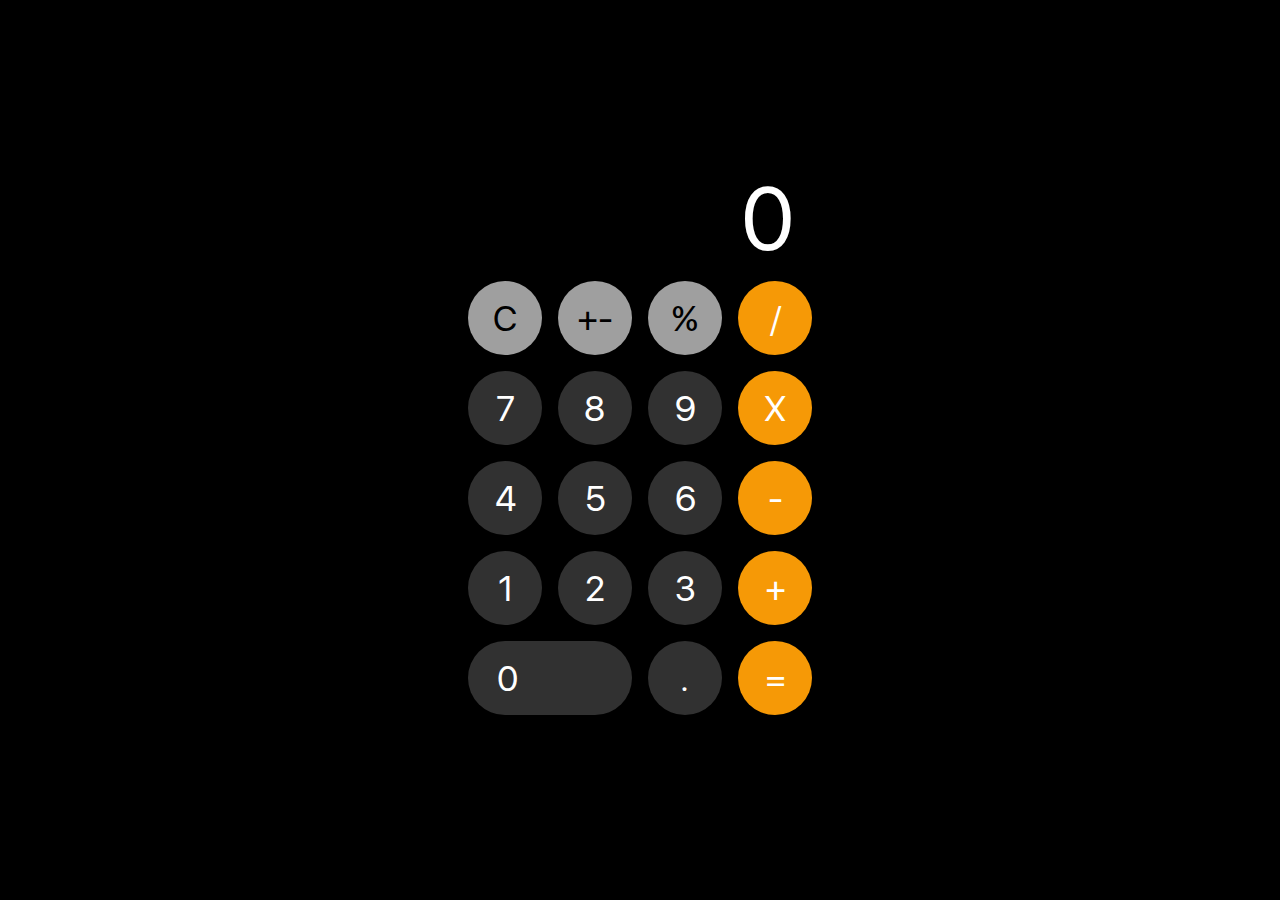
<file: index.html>
<!DOCTYPE html>
<html lang="en">

<head>
    <meta charset="UTF-8">
    <meta http-equiv="X-UA-Compatible" content="IE=edge">
    <meta name="viewport" content="width=device-width, initial-scale=1.0">
    <title>Calculator</title>
    <link rel="stylesheet" href="scss/style.css">
    <link rel="stylesheet" href="SF Pro Display Font/stylesheet.css">
    <script src="https://ajax.googleapis.com/ajax/libs/jquery/3.5.1/jquery.min.js"></script>
</head>

<body>
    <div class="wrapper">
        <div class="main-bg">
            <div class="container">
                <div class="calculator-main-block">
                    <div class="calculator-display-block">
                        <input type="text" value="" placeholder="0" class="display-screen" />
                    </div>
                    <div class="calculator-button-main-block">
                        <button type="button" value="" class="adv-operator-btn clear-screen-btn">AC</button>
                        <button type="button" value="" class="adv-operator-btn">+-</button>
                        <button type="button" value="%" class="adv-operator-btn">%</button>
                        <button type="button" value="/" class="opertors-btn">/</button>
                        <button type="button" value="7">7</button>
                        <button type="button" value="8">8</button>
                        <button type="button" value="9">9</button>
                        <button type="button" value="*" class="opertors-btn">X</button>
                        <button type="button" value="4">4</button>
                        <button type="button" value="5">5</button>
                        <button type="button" value="6">6</button>
                        <button type="button" value="-" class="opertors-btn">-</button>
                        <button type="button" value="1">1</button>
                        <button type="button" value="2">2</button>
                        <button type="button" value="3">3</button>
                        <button type="button" value="+" class="opertors-btn">+</button>
                        <button type="button" value="0" class="null-digit">0</button>
                        <button type="button" value=".">.</button>
                        <button type="button" value="=" class="opertors-btn result-btn">=</button>
                    </div>
                </div>
            </div>
        </div>
    </div>
    <script src="js/main.js"></script>
</body>

</html>
</file>
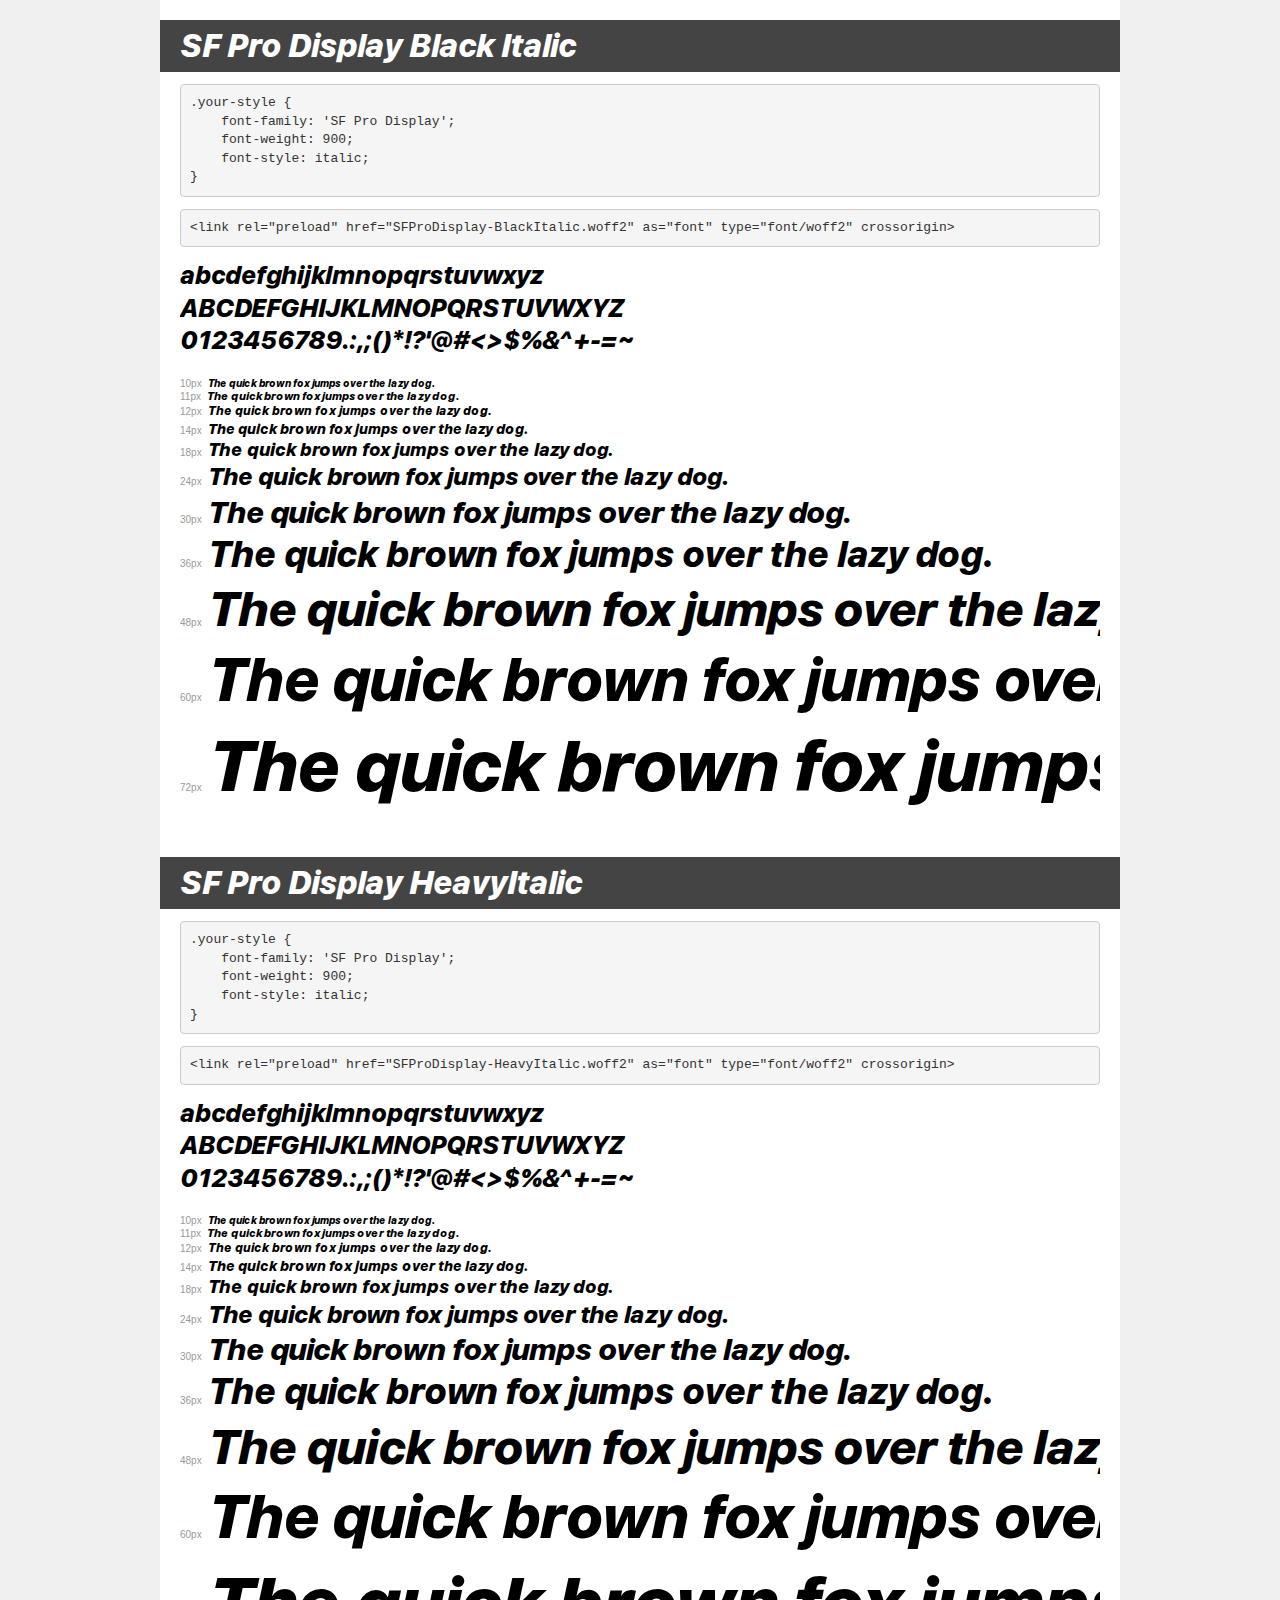
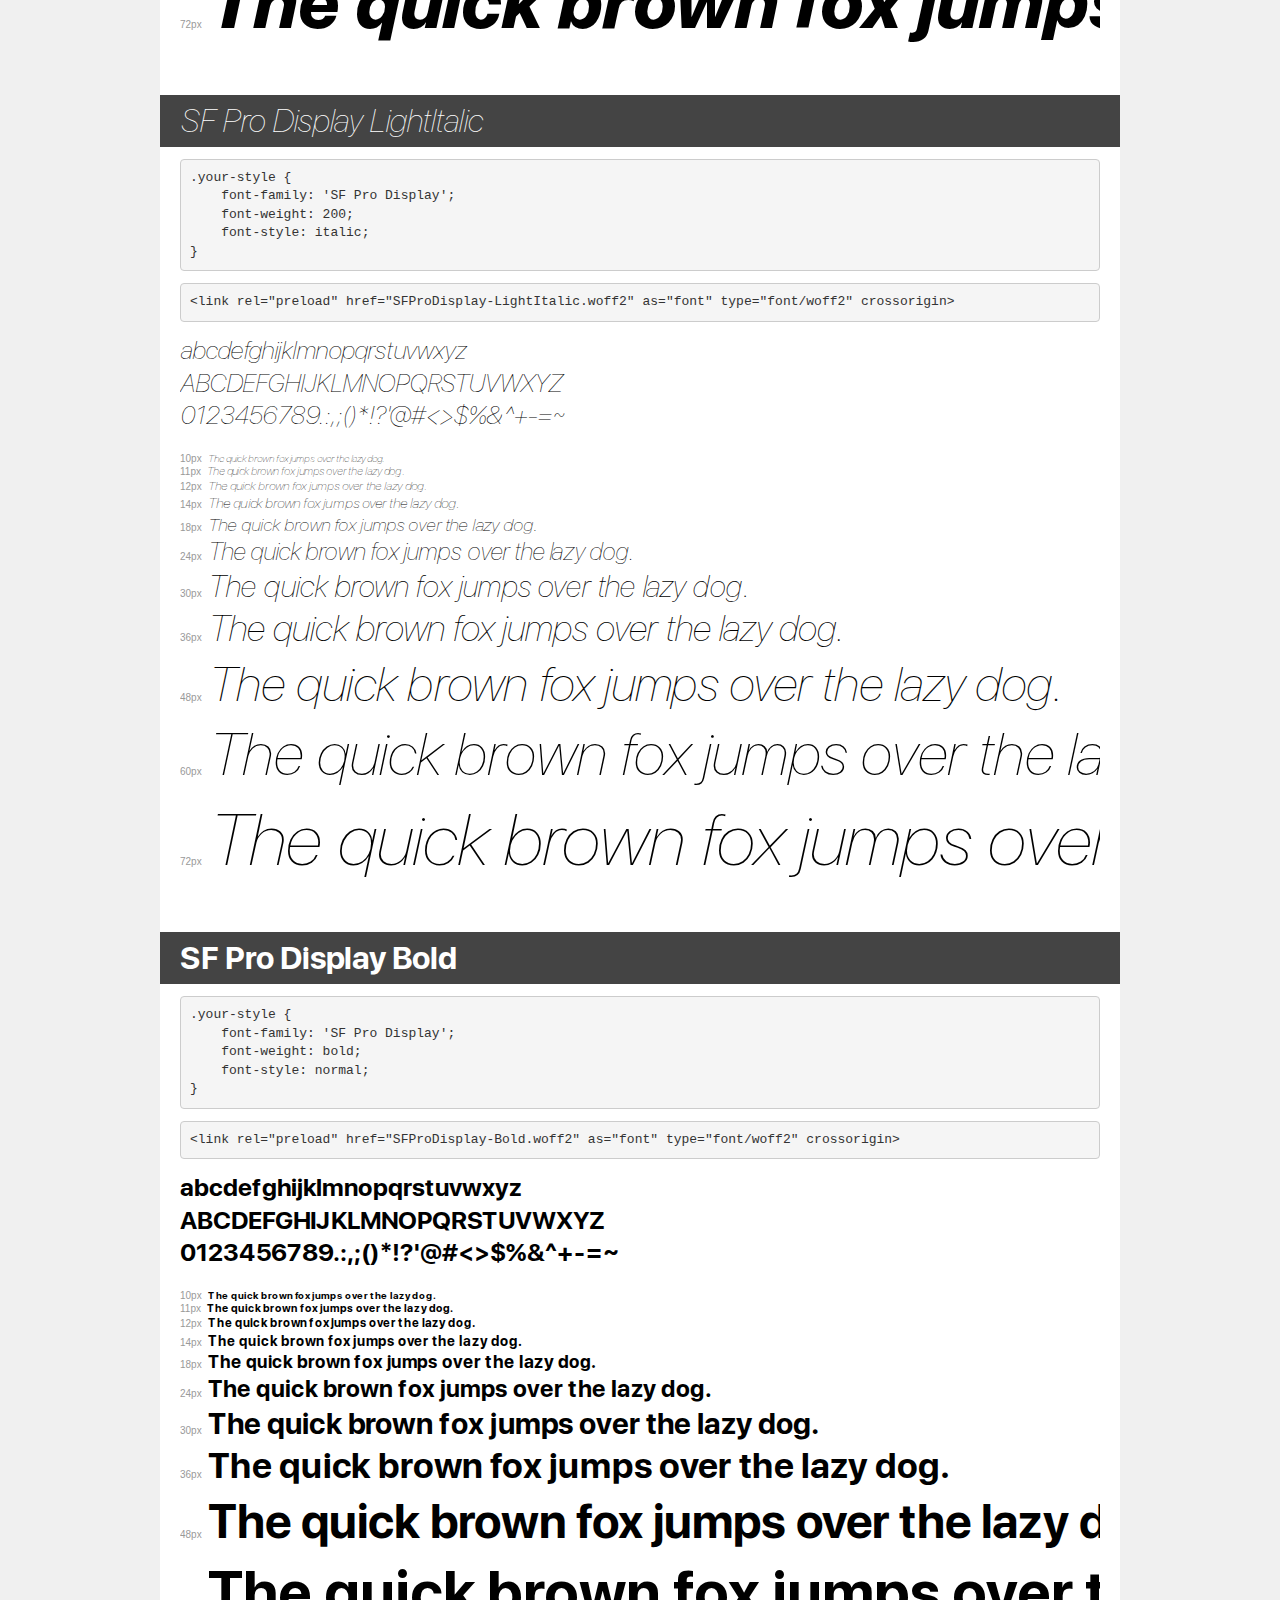
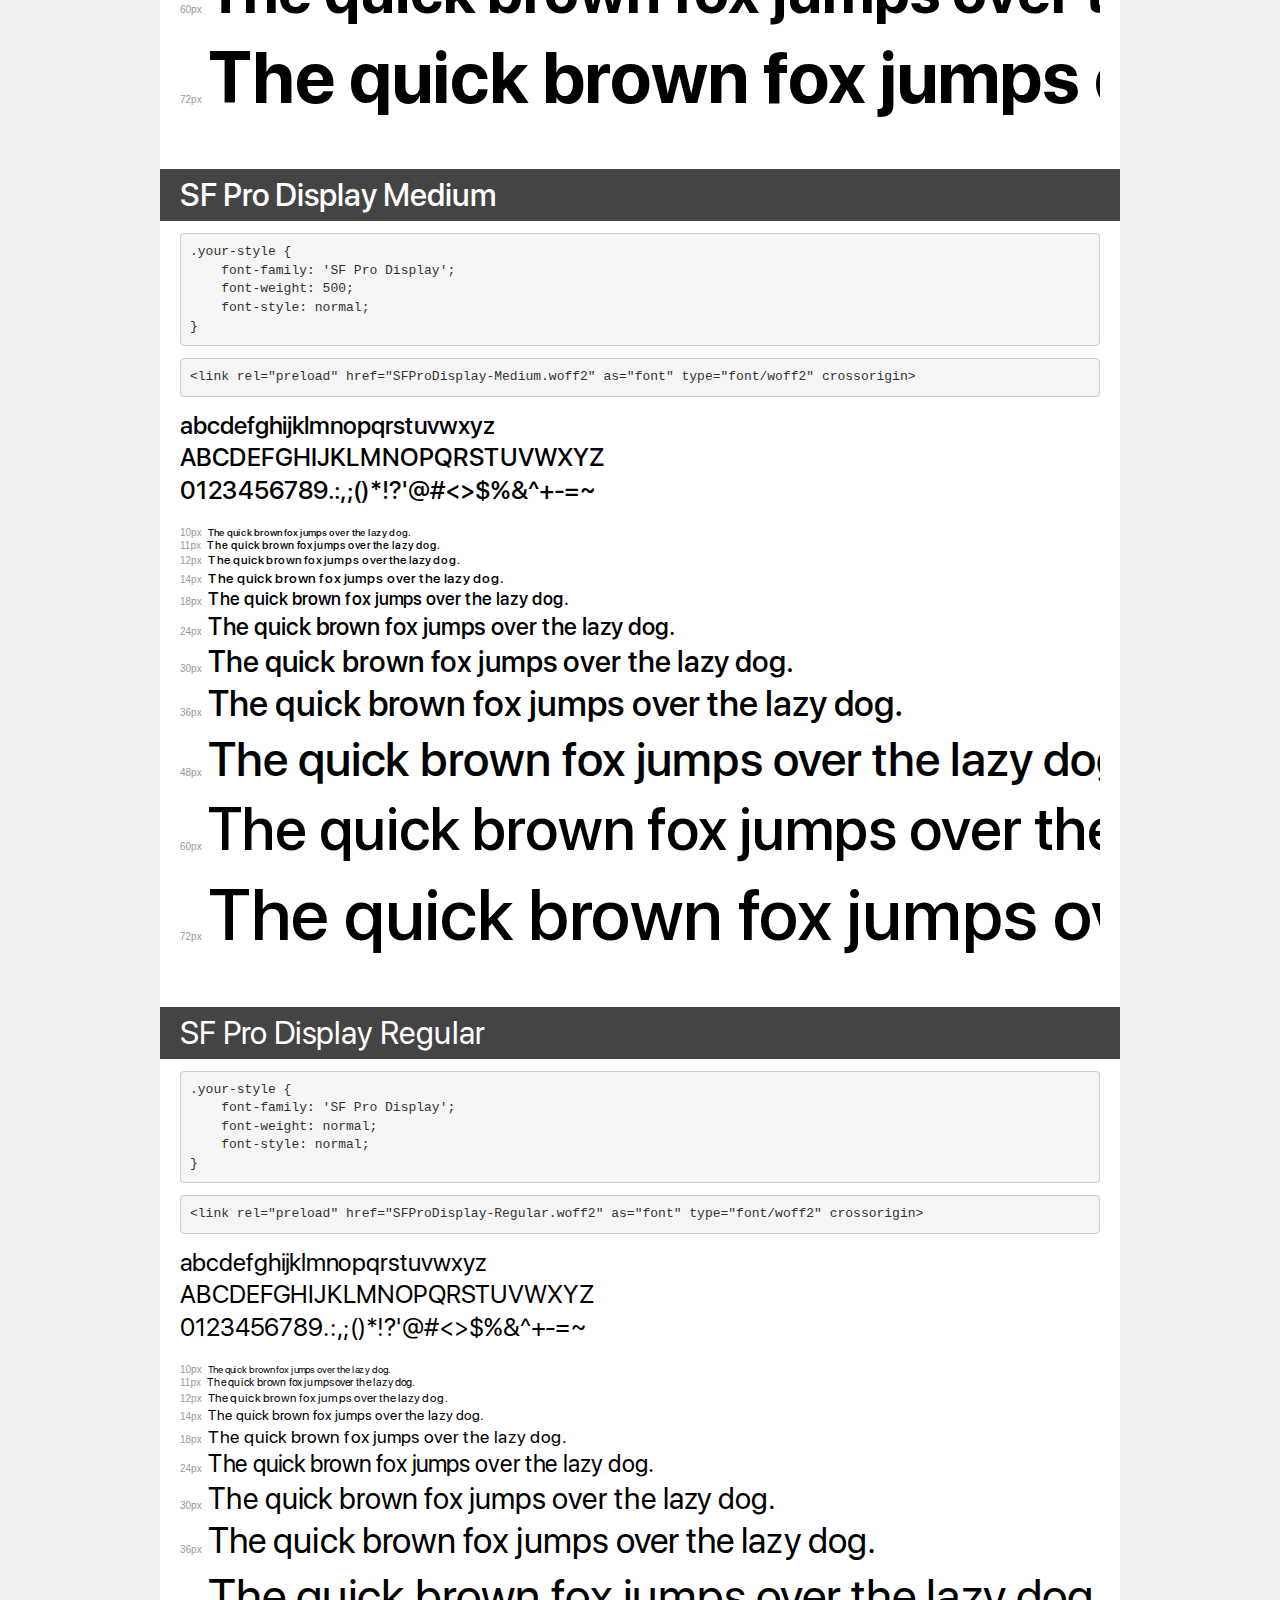
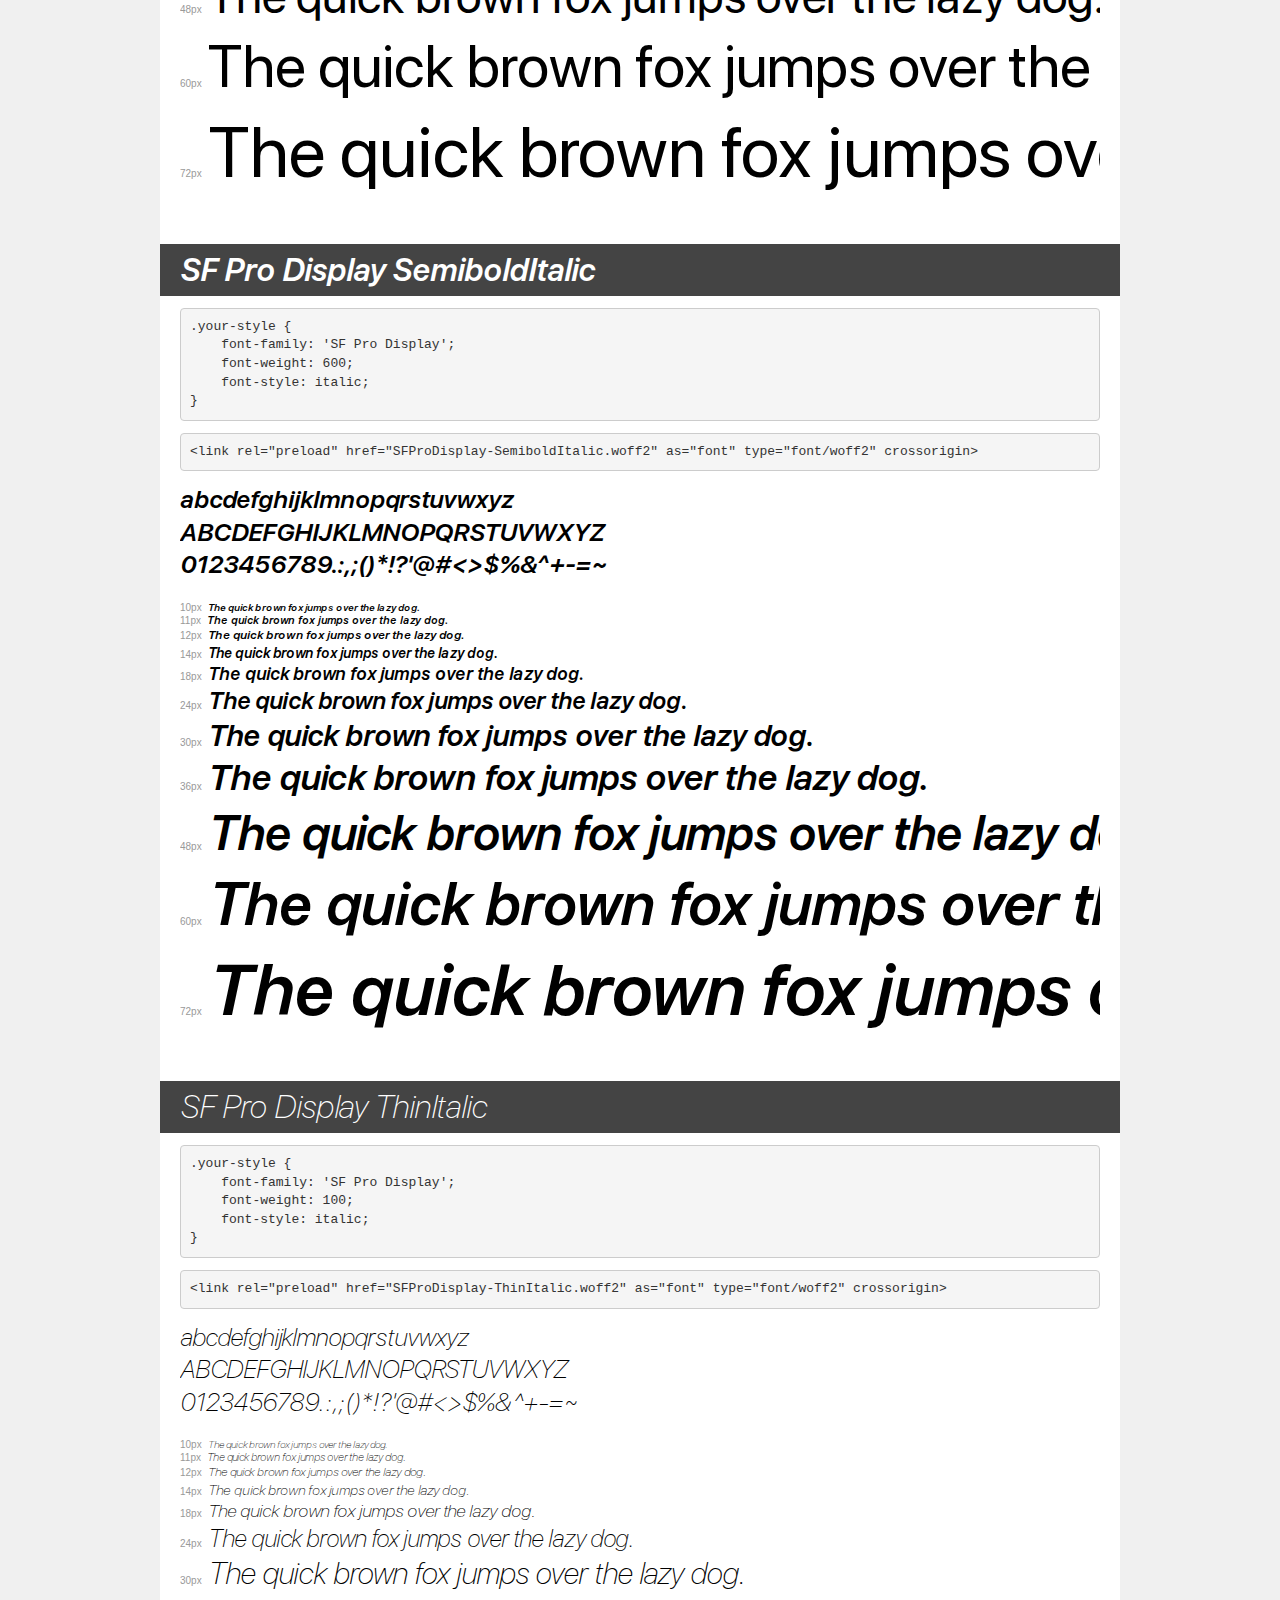
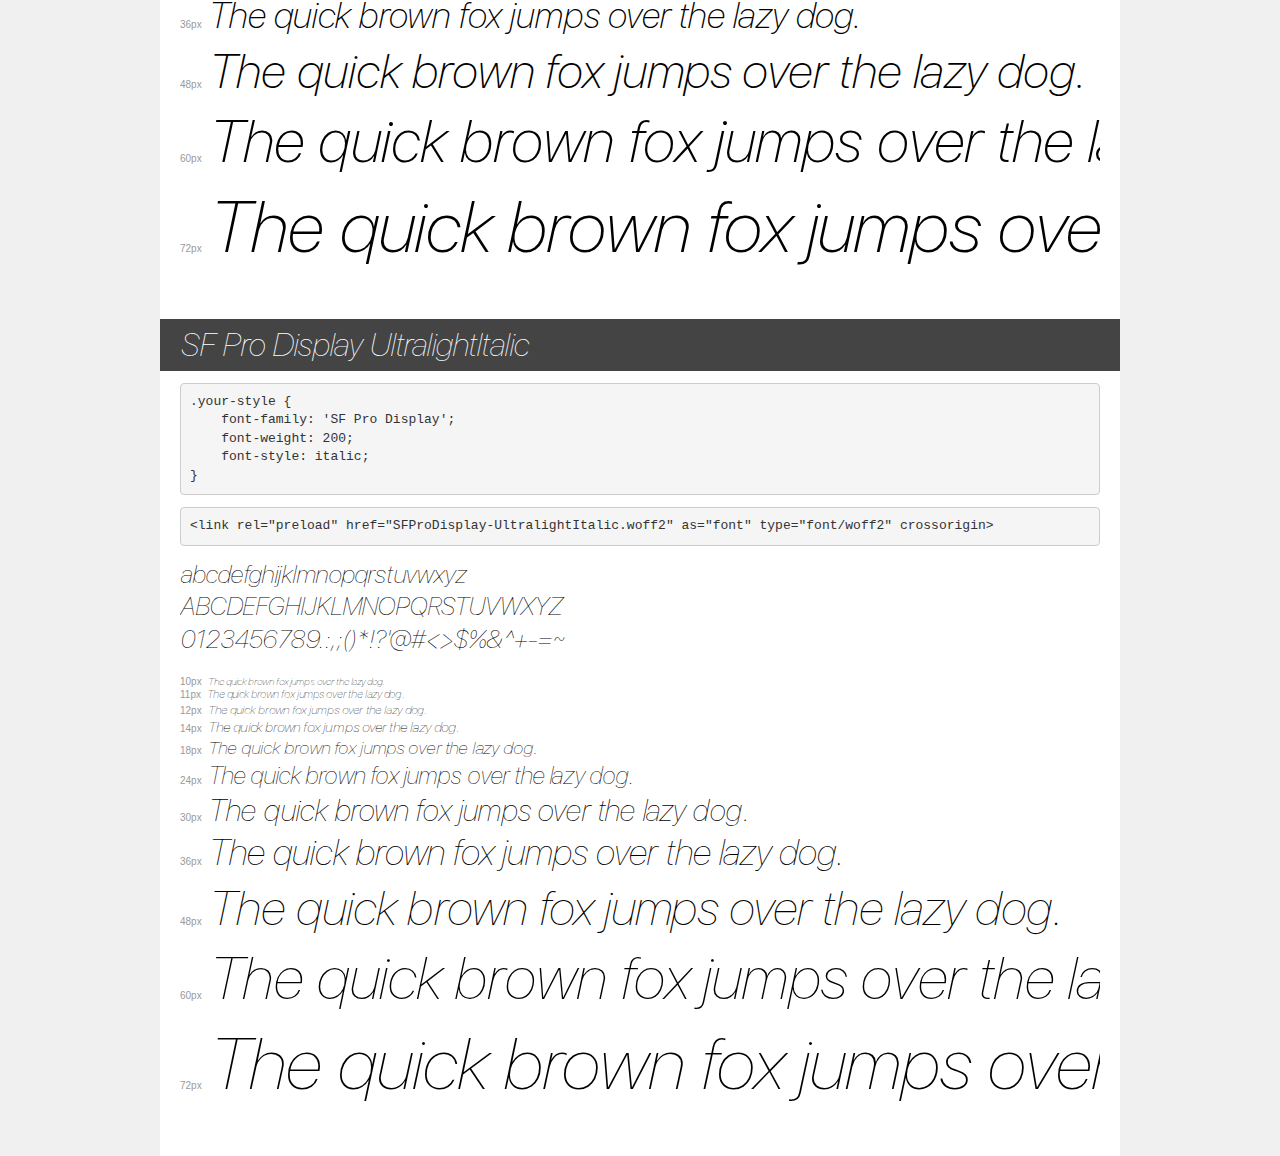
<file: SF Pro Display Font/demo.html>
<!DOCTYPE html>
<html lang="en">
<head>
    <meta charset="utf-8">
    <meta http-equiv="X-UA-Compatible" content="IE=edge">
    <meta name="viewport" content="width=device-width, initial-scale=1">
    <meta name="robots" content="noindex, noarchive">
    <meta name="format-detection" content="telephone=no">
    <title>Transfonter demo</title>
    <link href="stylesheet.css" rel="stylesheet">
    <style>
        /*
        http://meyerweb.com/eric/tools/css/reset/
        v2.0 | 20110126
        License: none (public domain)
        */
        html, body, div, span, applet, object, iframe,
        h1, h2, h3, h4, h5, h6, p, blockquote, pre,
        a, abbr, acronym, address, big, cite, code,
        del, dfn, em, img, ins, kbd, q, s, samp,
        small, strike, strong, sub, sup, tt, var,
        b, u, i, center,
        dl, dt, dd, ol, ul, li,
        fieldset, form, label, legend,
        table, caption, tbody, tfoot, thead, tr, th, td,
        article, aside, canvas, details, embed,
        figure, figcaption, footer, header, hgroup,
        menu, nav, output, ruby, section, summary,
        time, mark, audio, video {
            margin: 0;
            padding: 0;
            border: 0;
            font-size: 100%;
            font: inherit;
            vertical-align: baseline;
        }
        /* HTML5 display-role reset for older browsers */
        article, aside, details, figcaption, figure,
        footer, header, hgroup, menu, nav, section {
            display: block;
        }
        body {
            line-height: 1;
        }
        ol, ul {
            list-style: none;
        }
        blockquote, q {
            quotes: none;
        }
        blockquote:before, blockquote:after,
        q:before, q:after {
            content: '';
            content: none;
        }
        table {
            border-collapse: collapse;
            border-spacing: 0;
        }
        /* demo styles */
        body {
            background: #f0f0f0;
            color: #000;
        }
        .page {
            background: #fff;
            width: 920px;
            margin: 0 auto;
            padding: 20px 20px 0 20px;
            overflow: hidden;
        }
        .font-container {
            overflow-x: auto;
            overflow-y: hidden;
            margin-bottom: 40px;
            line-height: 1.3;
            white-space: nowrap;
            padding-bottom: 5px;
        }
        h1 {
            position: relative;
            background: #444;
            font-size: 32px;
            color: #fff;
            padding: 10px 20px;
            margin: 0 -20px 12px -20px;
        }
        .letters {
            font-size: 25px;
            margin-bottom: 20px;
        }
        .s10:before {
            content: '10px';
        }
        .s11:before {
            content: '11px';
        }
        .s12:before {
            content: '12px';
        }
        .s14:before {
            content: '14px';
        }
        .s18:before {
            content: '18px';
        }
        .s24:before {
            content: '24px';
        }
        .s30:before {
            content: '30px';
        }
        .s36:before {
            content: '36px';
        }
        .s48:before {
            content: '48px';
        }
        .s60:before {
            content: '60px';
        }
        .s72:before {
            content: '72px';
        }
        .s10:before, .s11:before, .s12:before, .s14:before,
        .s18:before, .s24:before, .s30:before, .s36:before,
        .s48:before, .s60:before, .s72:before {
            font-family: Arial, sans-serif;
            font-size: 10px;
            font-weight: normal;
            font-style: normal;
            color: #999;
            padding-right: 6px;
        }
        pre {
            display: block;
            padding: 9px;
            margin: 0 0 12px;
            font-family: Monaco, Menlo, Consolas, "Courier New", monospace;
            font-size: 13px;
            line-height: 1.428571429;
            color: #333;
            font-weight: normal;
            font-style: normal;
            background-color: #f5f5f5;
            border: 1px solid #ccc;
            overflow-x: auto;
            border-radius: 4px;
        }
        /* responsive */
        @media (max-width: 959px) {
            .page {
                width: auto;
                margin: 0;
            }
        }
    </style>
</head>
<body>
<div class="page">
    <div class="demo">
        <h1 style="font-family: 'SF Pro Display'; font-weight: 900; font-style: italic;">SF Pro Display Black Italic</h1>
        <pre title="Usage">.your-style {
    font-family: 'SF Pro Display';
    font-weight: 900;
    font-style: italic;
}</pre>
        <pre title="Preload (optional)">
&lt;link rel=&quot;preload&quot; href=&quot;SFProDisplay-BlackItalic.woff2&quot; as=&quot;font&quot; type=&quot;font/woff2&quot; crossorigin&gt;</pre>
        <div class="font-container" style="font-family: 'SF Pro Display'; font-weight: 900; font-style: italic;">
            <p class="letters">
                abcdefghijklmnopqrstuvwxyz<br>
ABCDEFGHIJKLMNOPQRSTUVWXYZ<br>
                0123456789.:,;()*!?'@#&lt;&gt;$%&^+-=~
            </p>
            <p class="s10" style="font-size: 10px;">The quick brown fox jumps over the lazy dog.</p>
            <p class="s11" style="font-size: 11px;">The quick brown fox jumps over the lazy dog.</p>
            <p class="s12" style="font-size: 12px;">The quick brown fox jumps over the lazy dog.</p>
            <p class="s14" style="font-size: 14px;">The quick brown fox jumps over the lazy dog.</p>
            <p class="s18" style="font-size: 18px;">The quick brown fox jumps over the lazy dog.</p>
            <p class="s24" style="font-size: 24px;">The quick brown fox jumps over the lazy dog.</p>
            <p class="s30" style="font-size: 30px;">The quick brown fox jumps over the lazy dog.</p>
            <p class="s36" style="font-size: 36px;">The quick brown fox jumps over the lazy dog.</p>
            <p class="s48" style="font-size: 48px;">The quick brown fox jumps over the lazy dog.</p>
            <p class="s60" style="font-size: 60px;">The quick brown fox jumps over the lazy dog.</p>
            <p class="s72" style="font-size: 72px;">The quick brown fox jumps over the lazy dog.</p>
        </div>
    </div>

    <div class="demo">
        <h1 style="font-family: 'SF Pro Display'; font-weight: 900; font-style: italic;">SF Pro Display HeavyItalic</h1>
        <pre title="Usage">.your-style {
    font-family: 'SF Pro Display';
    font-weight: 900;
    font-style: italic;
}</pre>
        <pre title="Preload (optional)">
&lt;link rel=&quot;preload&quot; href=&quot;SFProDisplay-HeavyItalic.woff2&quot; as=&quot;font&quot; type=&quot;font/woff2&quot; crossorigin&gt;</pre>
        <div class="font-container" style="font-family: 'SF Pro Display'; font-weight: 900; font-style: italic;">
            <p class="letters">
                abcdefghijklmnopqrstuvwxyz<br>
ABCDEFGHIJKLMNOPQRSTUVWXYZ<br>
                0123456789.:,;()*!?'@#&lt;&gt;$%&^+-=~
            </p>
            <p class="s10" style="font-size: 10px;">The quick brown fox jumps over the lazy dog.</p>
            <p class="s11" style="font-size: 11px;">The quick brown fox jumps over the lazy dog.</p>
            <p class="s12" style="font-size: 12px;">The quick brown fox jumps over the lazy dog.</p>
            <p class="s14" style="font-size: 14px;">The quick brown fox jumps over the lazy dog.</p>
            <p class="s18" style="font-size: 18px;">The quick brown fox jumps over the lazy dog.</p>
            <p class="s24" style="font-size: 24px;">The quick brown fox jumps over the lazy dog.</p>
            <p class="s30" style="font-size: 30px;">The quick brown fox jumps over the lazy dog.</p>
            <p class="s36" style="font-size: 36px;">The quick brown fox jumps over the lazy dog.</p>
            <p class="s48" style="font-size: 48px;">The quick brown fox jumps over the lazy dog.</p>
            <p class="s60" style="font-size: 60px;">The quick brown fox jumps over the lazy dog.</p>
            <p class="s72" style="font-size: 72px;">The quick brown fox jumps over the lazy dog.</p>
        </div>
    </div>

    <div class="demo">
        <h1 style="font-family: 'SF Pro Display'; font-weight: 200; font-style: italic;">SF Pro Display LightItalic</h1>
        <pre title="Usage">.your-style {
    font-family: 'SF Pro Display';
    font-weight: 200;
    font-style: italic;
}</pre>
        <pre title="Preload (optional)">
&lt;link rel=&quot;preload&quot; href=&quot;SFProDisplay-LightItalic.woff2&quot; as=&quot;font&quot; type=&quot;font/woff2&quot; crossorigin&gt;</pre>
        <div class="font-container" style="font-family: 'SF Pro Display'; font-weight: 200; font-style: italic;">
            <p class="letters">
                abcdefghijklmnopqrstuvwxyz<br>
ABCDEFGHIJKLMNOPQRSTUVWXYZ<br>
                0123456789.:,;()*!?'@#&lt;&gt;$%&^+-=~
            </p>
            <p class="s10" style="font-size: 10px;">The quick brown fox jumps over the lazy dog.</p>
            <p class="s11" style="font-size: 11px;">The quick brown fox jumps over the lazy dog.</p>
            <p class="s12" style="font-size: 12px;">The quick brown fox jumps over the lazy dog.</p>
            <p class="s14" style="font-size: 14px;">The quick brown fox jumps over the lazy dog.</p>
            <p class="s18" style="font-size: 18px;">The quick brown fox jumps over the lazy dog.</p>
            <p class="s24" style="font-size: 24px;">The quick brown fox jumps over the lazy dog.</p>
            <p class="s30" style="font-size: 30px;">The quick brown fox jumps over the lazy dog.</p>
            <p class="s36" style="font-size: 36px;">The quick brown fox jumps over the lazy dog.</p>
            <p class="s48" style="font-size: 48px;">The quick brown fox jumps over the lazy dog.</p>
            <p class="s60" style="font-size: 60px;">The quick brown fox jumps over the lazy dog.</p>
            <p class="s72" style="font-size: 72px;">The quick brown fox jumps over the lazy dog.</p>
        </div>
    </div>

    <div class="demo">
        <h1 style="font-family: 'SF Pro Display'; font-weight: bold; font-style: normal;">SF Pro Display Bold</h1>
        <pre title="Usage">.your-style {
    font-family: 'SF Pro Display';
    font-weight: bold;
    font-style: normal;
}</pre>
        <pre title="Preload (optional)">
&lt;link rel=&quot;preload&quot; href=&quot;SFProDisplay-Bold.woff2&quot; as=&quot;font&quot; type=&quot;font/woff2&quot; crossorigin&gt;</pre>
        <div class="font-container" style="font-family: 'SF Pro Display'; font-weight: bold; font-style: normal;">
            <p class="letters">
                abcdefghijklmnopqrstuvwxyz<br>
ABCDEFGHIJKLMNOPQRSTUVWXYZ<br>
                0123456789.:,;()*!?'@#&lt;&gt;$%&^+-=~
            </p>
            <p class="s10" style="font-size: 10px;">The quick brown fox jumps over the lazy dog.</p>
            <p class="s11" style="font-size: 11px;">The quick brown fox jumps over the lazy dog.</p>
            <p class="s12" style="font-size: 12px;">The quick brown fox jumps over the lazy dog.</p>
            <p class="s14" style="font-size: 14px;">The quick brown fox jumps over the lazy dog.</p>
            <p class="s18" style="font-size: 18px;">The quick brown fox jumps over the lazy dog.</p>
            <p class="s24" style="font-size: 24px;">The quick brown fox jumps over the lazy dog.</p>
            <p class="s30" style="font-size: 30px;">The quick brown fox jumps over the lazy dog.</p>
            <p class="s36" style="font-size: 36px;">The quick brown fox jumps over the lazy dog.</p>
            <p class="s48" style="font-size: 48px;">The quick brown fox jumps over the lazy dog.</p>
            <p class="s60" style="font-size: 60px;">The quick brown fox jumps over the lazy dog.</p>
            <p class="s72" style="font-size: 72px;">The quick brown fox jumps over the lazy dog.</p>
        </div>
    </div>

    <div class="demo">
        <h1 style="font-family: 'SF Pro Display'; font-weight: 500; font-style: normal;">SF Pro Display Medium</h1>
        <pre title="Usage">.your-style {
    font-family: 'SF Pro Display';
    font-weight: 500;
    font-style: normal;
}</pre>
        <pre title="Preload (optional)">
&lt;link rel=&quot;preload&quot; href=&quot;SFProDisplay-Medium.woff2&quot; as=&quot;font&quot; type=&quot;font/woff2&quot; crossorigin&gt;</pre>
        <div class="font-container" style="font-family: 'SF Pro Display'; font-weight: 500; font-style: normal;">
            <p class="letters">
                abcdefghijklmnopqrstuvwxyz<br>
ABCDEFGHIJKLMNOPQRSTUVWXYZ<br>
                0123456789.:,;()*!?'@#&lt;&gt;$%&^+-=~
            </p>
            <p class="s10" style="font-size: 10px;">The quick brown fox jumps over the lazy dog.</p>
            <p class="s11" style="font-size: 11px;">The quick brown fox jumps over the lazy dog.</p>
            <p class="s12" style="font-size: 12px;">The quick brown fox jumps over the lazy dog.</p>
            <p class="s14" style="font-size: 14px;">The quick brown fox jumps over the lazy dog.</p>
            <p class="s18" style="font-size: 18px;">The quick brown fox jumps over the lazy dog.</p>
            <p class="s24" style="font-size: 24px;">The quick brown fox jumps over the lazy dog.</p>
            <p class="s30" style="font-size: 30px;">The quick brown fox jumps over the lazy dog.</p>
            <p class="s36" style="font-size: 36px;">The quick brown fox jumps over the lazy dog.</p>
            <p class="s48" style="font-size: 48px;">The quick brown fox jumps over the lazy dog.</p>
            <p class="s60" style="font-size: 60px;">The quick brown fox jumps over the lazy dog.</p>
            <p class="s72" style="font-size: 72px;">The quick brown fox jumps over the lazy dog.</p>
        </div>
    </div>

    <div class="demo">
        <h1 style="font-family: 'SF Pro Display'; font-weight: normal; font-style: normal;">SF Pro Display Regular</h1>
        <pre title="Usage">.your-style {
    font-family: 'SF Pro Display';
    font-weight: normal;
    font-style: normal;
}</pre>
        <pre title="Preload (optional)">
&lt;link rel=&quot;preload&quot; href=&quot;SFProDisplay-Regular.woff2&quot; as=&quot;font&quot; type=&quot;font/woff2&quot; crossorigin&gt;</pre>
        <div class="font-container" style="font-family: 'SF Pro Display'; font-weight: normal; font-style: normal;">
            <p class="letters">
                abcdefghijklmnopqrstuvwxyz<br>
ABCDEFGHIJKLMNOPQRSTUVWXYZ<br>
                0123456789.:,;()*!?'@#&lt;&gt;$%&^+-=~
            </p>
            <p class="s10" style="font-size: 10px;">The quick brown fox jumps over the lazy dog.</p>
            <p class="s11" style="font-size: 11px;">The quick brown fox jumps over the lazy dog.</p>
            <p class="s12" style="font-size: 12px;">The quick brown fox jumps over the lazy dog.</p>
            <p class="s14" style="font-size: 14px;">The quick brown fox jumps over the lazy dog.</p>
            <p class="s18" style="font-size: 18px;">The quick brown fox jumps over the lazy dog.</p>
            <p class="s24" style="font-size: 24px;">The quick brown fox jumps over the lazy dog.</p>
            <p class="s30" style="font-size: 30px;">The quick brown fox jumps over the lazy dog.</p>
            <p class="s36" style="font-size: 36px;">The quick brown fox jumps over the lazy dog.</p>
            <p class="s48" style="font-size: 48px;">The quick brown fox jumps over the lazy dog.</p>
            <p class="s60" style="font-size: 60px;">The quick brown fox jumps over the lazy dog.</p>
            <p class="s72" style="font-size: 72px;">The quick brown fox jumps over the lazy dog.</p>
        </div>
    </div>

    <div class="demo">
        <h1 style="font-family: 'SF Pro Display'; font-weight: 600; font-style: italic;">SF Pro Display SemiboldItalic</h1>
        <pre title="Usage">.your-style {
    font-family: 'SF Pro Display';
    font-weight: 600;
    font-style: italic;
}</pre>
        <pre title="Preload (optional)">
&lt;link rel=&quot;preload&quot; href=&quot;SFProDisplay-SemiboldItalic.woff2&quot; as=&quot;font&quot; type=&quot;font/woff2&quot; crossorigin&gt;</pre>
        <div class="font-container" style="font-family: 'SF Pro Display'; font-weight: 600; font-style: italic;">
            <p class="letters">
                abcdefghijklmnopqrstuvwxyz<br>
ABCDEFGHIJKLMNOPQRSTUVWXYZ<br>
                0123456789.:,;()*!?'@#&lt;&gt;$%&^+-=~
            </p>
            <p class="s10" style="font-size: 10px;">The quick brown fox jumps over the lazy dog.</p>
            <p class="s11" style="font-size: 11px;">The quick brown fox jumps over the lazy dog.</p>
            <p class="s12" style="font-size: 12px;">The quick brown fox jumps over the lazy dog.</p>
            <p class="s14" style="font-size: 14px;">The quick brown fox jumps over the lazy dog.</p>
            <p class="s18" style="font-size: 18px;">The quick brown fox jumps over the lazy dog.</p>
            <p class="s24" style="font-size: 24px;">The quick brown fox jumps over the lazy dog.</p>
            <p class="s30" style="font-size: 30px;">The quick brown fox jumps over the lazy dog.</p>
            <p class="s36" style="font-size: 36px;">The quick brown fox jumps over the lazy dog.</p>
            <p class="s48" style="font-size: 48px;">The quick brown fox jumps over the lazy dog.</p>
            <p class="s60" style="font-size: 60px;">The quick brown fox jumps over the lazy dog.</p>
            <p class="s72" style="font-size: 72px;">The quick brown fox jumps over the lazy dog.</p>
        </div>
    </div>

    <div class="demo">
        <h1 style="font-family: 'SF Pro Display'; font-weight: 100; font-style: italic;">SF Pro Display ThinItalic</h1>
        <pre title="Usage">.your-style {
    font-family: 'SF Pro Display';
    font-weight: 100;
    font-style: italic;
}</pre>
        <pre title="Preload (optional)">
&lt;link rel=&quot;preload&quot; href=&quot;SFProDisplay-ThinItalic.woff2&quot; as=&quot;font&quot; type=&quot;font/woff2&quot; crossorigin&gt;</pre>
        <div class="font-container" style="font-family: 'SF Pro Display'; font-weight: 100; font-style: italic;">
            <p class="letters">
                abcdefghijklmnopqrstuvwxyz<br>
ABCDEFGHIJKLMNOPQRSTUVWXYZ<br>
                0123456789.:,;()*!?'@#&lt;&gt;$%&^+-=~
            </p>
            <p class="s10" style="font-size: 10px;">The quick brown fox jumps over the lazy dog.</p>
            <p class="s11" style="font-size: 11px;">The quick brown fox jumps over the lazy dog.</p>
            <p class="s12" style="font-size: 12px;">The quick brown fox jumps over the lazy dog.</p>
            <p class="s14" style="font-size: 14px;">The quick brown fox jumps over the lazy dog.</p>
            <p class="s18" style="font-size: 18px;">The quick brown fox jumps over the lazy dog.</p>
            <p class="s24" style="font-size: 24px;">The quick brown fox jumps over the lazy dog.</p>
            <p class="s30" style="font-size: 30px;">The quick brown fox jumps over the lazy dog.</p>
            <p class="s36" style="font-size: 36px;">The quick brown fox jumps over the lazy dog.</p>
            <p class="s48" style="font-size: 48px;">The quick brown fox jumps over the lazy dog.</p>
            <p class="s60" style="font-size: 60px;">The quick brown fox jumps over the lazy dog.</p>
            <p class="s72" style="font-size: 72px;">The quick brown fox jumps over the lazy dog.</p>
        </div>
    </div>

    <div class="demo">
        <h1 style="font-family: 'SF Pro Display'; font-weight: 200; font-style: italic;">SF Pro Display UltralightItalic</h1>
        <pre title="Usage">.your-style {
    font-family: 'SF Pro Display';
    font-weight: 200;
    font-style: italic;
}</pre>
        <pre title="Preload (optional)">
&lt;link rel=&quot;preload&quot; href=&quot;SFProDisplay-UltralightItalic.woff2&quot; as=&quot;font&quot; type=&quot;font/woff2&quot; crossorigin&gt;</pre>
        <div class="font-container" style="font-family: 'SF Pro Display'; font-weight: 200; font-style: italic;">
            <p class="letters">
                abcdefghijklmnopqrstuvwxyz<br>
ABCDEFGHIJKLMNOPQRSTUVWXYZ<br>
                0123456789.:,;()*!?'@#&lt;&gt;$%&^+-=~
            </p>
            <p class="s10" style="font-size: 10px;">The quick brown fox jumps over the lazy dog.</p>
            <p class="s11" style="font-size: 11px;">The quick brown fox jumps over the lazy dog.</p>
            <p class="s12" style="font-size: 12px;">The quick brown fox jumps over the lazy dog.</p>
            <p class="s14" style="font-size: 14px;">The quick brown fox jumps over the lazy dog.</p>
            <p class="s18" style="font-size: 18px;">The quick brown fox jumps over the lazy dog.</p>
            <p class="s24" style="font-size: 24px;">The quick brown fox jumps over the lazy dog.</p>
            <p class="s30" style="font-size: 30px;">The quick brown fox jumps over the lazy dog.</p>
            <p class="s36" style="font-size: 36px;">The quick brown fox jumps over the lazy dog.</p>
            <p class="s48" style="font-size: 48px;">The quick brown fox jumps over the lazy dog.</p>
            <p class="s60" style="font-size: 60px;">The quick brown fox jumps over the lazy dog.</p>
            <p class="s72" style="font-size: 72px;">The quick brown fox jumps over the lazy dog.</p>
        </div>
    </div>

</div>
</body>
</html>
</file>
<file: scss/style.css>
* {
  margin: 0;
  padding: 0;
  outline: none;
  font-family: 'SF Pro Display';
}

:root {
  --dark-bg: #000;
  --primary-color: #313131;
  --condition-btn-color: #f69906;
  --adv-condition-btn-color: #9f9f9f;
  --white-color: #fff;
}

.wrapper .main-bg {
  background-color: var(--dark-bg);
  min-height: 100vh;
}

.wrapper .main-bg .container {
  max-width: 344px;
  margin: 0 auto;
  min-height: 100vh;
  display: -webkit-box;
  display: -ms-flexbox;
  display: flex;
  -webkit-box-orient: vertical;
  -webkit-box-direction: normal;
      -ms-flex-direction: column;
          flex-direction: column;
  -webkit-box-align: center;
      -ms-flex-align: center;
          align-items: center;
  -webkit-box-pack: center;
      -ms-flex-pack: center;
          justify-content: center;
}

.wrapper .main-bg .container .calculator-main-block {
  display: -webkit-box;
  display: -ms-flexbox;
  display: flex;
  -webkit-box-orient: vertical;
  -webkit-box-direction: normal;
      -ms-flex-direction: column;
          flex-direction: column;
  -webkit-box-pack: justify;
      -ms-flex-pack: justify;
          justify-content: space-between;
  width: 100%;
}

.wrapper .main-bg .container .calculator-main-block .calculator-display-block {
  display: -webkit-box;
  display: -ms-flexbox;
  display: flex;
  -webkit-box-orient: vertical;
  -webkit-box-direction: normal;
      -ms-flex-direction: column;
          flex-direction: column;
  -webkit-box-pack: end;
      -ms-flex-pack: end;
          justify-content: flex-end;
}

.wrapper .main-bg .container .calculator-main-block .calculator-display-block input {
  color: var(--white-color);
  text-align: right;
  font-size: 5.5em;
  font-weight: 200;
  margin: 0 18px 10px;
  overflow: hidden;
  background: transparent;
  border: none;
}

.wrapper .main-bg .container .calculator-main-block .calculator-display-block input::-webkit-input-placeholder {
  color: var(--white-color);
}

.wrapper .main-bg .container .calculator-main-block .calculator-display-block input:-ms-input-placeholder {
  color: var(--white-color);
}

.wrapper .main-bg .container .calculator-main-block .calculator-display-block input::-ms-input-placeholder {
  color: var(--white-color);
}

.wrapper .main-bg .container .calculator-main-block .calculator-display-block input::placeholder {
  color: var(--white-color);
}

.wrapper .main-bg .container .calculator-main-block .calculator-button-main-block {
  display: -ms-grid;
  display: grid;
  -ms-grid-columns: (1fr)[4];
      grid-template-columns: repeat(4, 1fr);
  border: none;
  -webkit-column-gap: 16px;
          column-gap: 16px;
  row-gap: 16px;
  margin-bottom: 20px;
}

.wrapper .main-bg .container .calculator-main-block .calculator-button-main-block button {
  border-radius: 55px;
  height: 74px;
  width: 100%;
  border: none;
  background: var(--primary-color);
  color: var(--white-color);
  font-size: 2.2em;
  cursor: pointer;
}

.wrapper .main-bg .container .calculator-main-block .calculator-button-main-block .adv-operator-btn {
  background: var(--adv-condition-btn-color);
  color: var(--dark-bg);
}

.wrapper .main-bg .container .calculator-main-block .calculator-button-main-block .opertors-btn {
  background: var(--condition-btn-color);
  color: var(--white-color);
}

.wrapper .main-bg .container .calculator-main-block .calculator-button-main-block .null-digit {
  grid-column: span 2;
  text-align: left;
  padding: 0 29px;
}
/*# sourceMappingURL=style.css.map */
</file>
<file: SF Pro Display Font/stylesheet.css>
@font-face {
    font-family: 'SF Pro Display';
    src: url('SFProDisplay-BlackItalic.eot');
    src: url('SFProDisplay-BlackItalic.eot?#iefix') format('embedded-opentype'),
        url('SFProDisplay-BlackItalic.woff2') format('woff2'),
        url('SFProDisplay-BlackItalic.woff') format('woff'),
        url('SFProDisplay-BlackItalic.ttf') format('truetype'),
        url('SFProDisplay-BlackItalic.svg#SFProDisplay-BlackItalic') format('svg');
    font-weight: 900;
    font-style: italic;
    font-display: swap;
}

@font-face {
    font-family: 'SF Pro Display';
    src: url('SFProDisplay-HeavyItalic.eot');
    src: url('SFProDisplay-HeavyItalic.eot?#iefix') format('embedded-opentype'),
        url('SFProDisplay-HeavyItalic.woff2') format('woff2'),
        url('SFProDisplay-HeavyItalic.woff') format('woff'),
        url('SFProDisplay-HeavyItalic.ttf') format('truetype'),
        url('SFProDisplay-HeavyItalic.svg#SFProDisplay-HeavyItalic') format('svg');
    font-weight: 900;
    font-style: italic;
    font-display: swap;
}

@font-face {
    font-family: 'SF Pro Display';
    src: url('SFProDisplay-LightItalic.eot');
    src: url('SFProDisplay-LightItalic.eot?#iefix') format('embedded-opentype'),
        url('SFProDisplay-LightItalic.woff2') format('woff2'),
        url('SFProDisplay-LightItalic.woff') format('woff'),
        url('SFProDisplay-LightItalic.ttf') format('truetype'),
        url('SFProDisplay-LightItalic.svg#SFProDisplay-LightItalic') format('svg');
    font-weight: 200;
    font-style: italic;
    font-display: swap;
}

@font-face {
    font-family: 'SF Pro Display';
    src: url('SFProDisplay-Bold.eot');
    src: url('SFProDisplay-Bold.eot?#iefix') format('embedded-opentype'),
        url('SFProDisplay-Bold.woff2') format('woff2'),
        url('SFProDisplay-Bold.woff') format('woff'),
        url('SFProDisplay-Bold.ttf') format('truetype'),
        url('SFProDisplay-Bold.svg#SFProDisplay-Bold') format('svg');
    font-weight: bold;
    font-style: normal;
    font-display: swap;
}

@font-face {
    font-family: 'SF Pro Display';
    src: url('SFProDisplay-Medium.eot');
    src: url('SFProDisplay-Medium.eot?#iefix') format('embedded-opentype'),
        url('SFProDisplay-Medium.woff2') format('woff2'),
        url('SFProDisplay-Medium.woff') format('woff'),
        url('SFProDisplay-Medium.ttf') format('truetype'),
        url('SFProDisplay-Medium.svg#SFProDisplay-Medium') format('svg');
    font-weight: 500;
    font-style: normal;
    font-display: swap;
}

@font-face {
    font-family: 'SF Pro Display';
    src: url('SFProDisplay-Regular.eot');
    src: url('SFProDisplay-Regular.eot?#iefix') format('embedded-opentype'),
        url('SFProDisplay-Regular.woff2') format('woff2'),
        url('SFProDisplay-Regular.woff') format('woff'),
        url('SFProDisplay-Regular.ttf') format('truetype'),
        url('SFProDisplay-Regular.svg#SFProDisplay-Regular') format('svg');
    font-weight: normal;
    font-style: normal;
    font-display: swap;
}

@font-face {
    font-family: 'SF Pro Display';
    src: url('SFProDisplay-SemiboldItalic.eot');
    src: url('SFProDisplay-SemiboldItalic.eot?#iefix') format('embedded-opentype'),
        url('SFProDisplay-SemiboldItalic.woff2') format('woff2'),
        url('SFProDisplay-SemiboldItalic.woff') format('woff'),
        url('SFProDisplay-SemiboldItalic.ttf') format('truetype'),
        url('SFProDisplay-SemiboldItalic.svg#SFProDisplay-SemiboldItalic') format('svg');
    font-weight: 600;
    font-style: italic;
    font-display: swap;
}

@font-face {
    font-family: 'SF Pro Display';
    src: url('SFProDisplay-ThinItalic.eot');
    src: url('SFProDisplay-ThinItalic.eot?#iefix') format('embedded-opentype'),
        url('SFProDisplay-ThinItalic.woff2') format('woff2'),
        url('SFProDisplay-ThinItalic.woff') format('woff'),
        url('SFProDisplay-ThinItalic.ttf') format('truetype'),
        url('SFProDisplay-ThinItalic.svg#SFProDisplay-ThinItalic') format('svg');
    font-weight: 100;
    font-style: italic;
    font-display: swap;
}

@font-face {
    font-family: 'SF Pro Display';
    src: url('SFProDisplay-UltralightItalic.eot');
    src: url('SFProDisplay-UltralightItalic.eot?#iefix') format('embedded-opentype'),
        url('SFProDisplay-UltralightItalic.woff2') format('woff2'),
        url('SFProDisplay-UltralightItalic.woff') format('woff'),
        url('SFProDisplay-UltralightItalic.ttf') format('truetype'),
        url('SFProDisplay-UltralightItalic.svg#SFProDisplay-UltralightItalic') format('svg');
    font-weight: 200;
    font-style: italic;
    font-display: swap;
}
</file>
